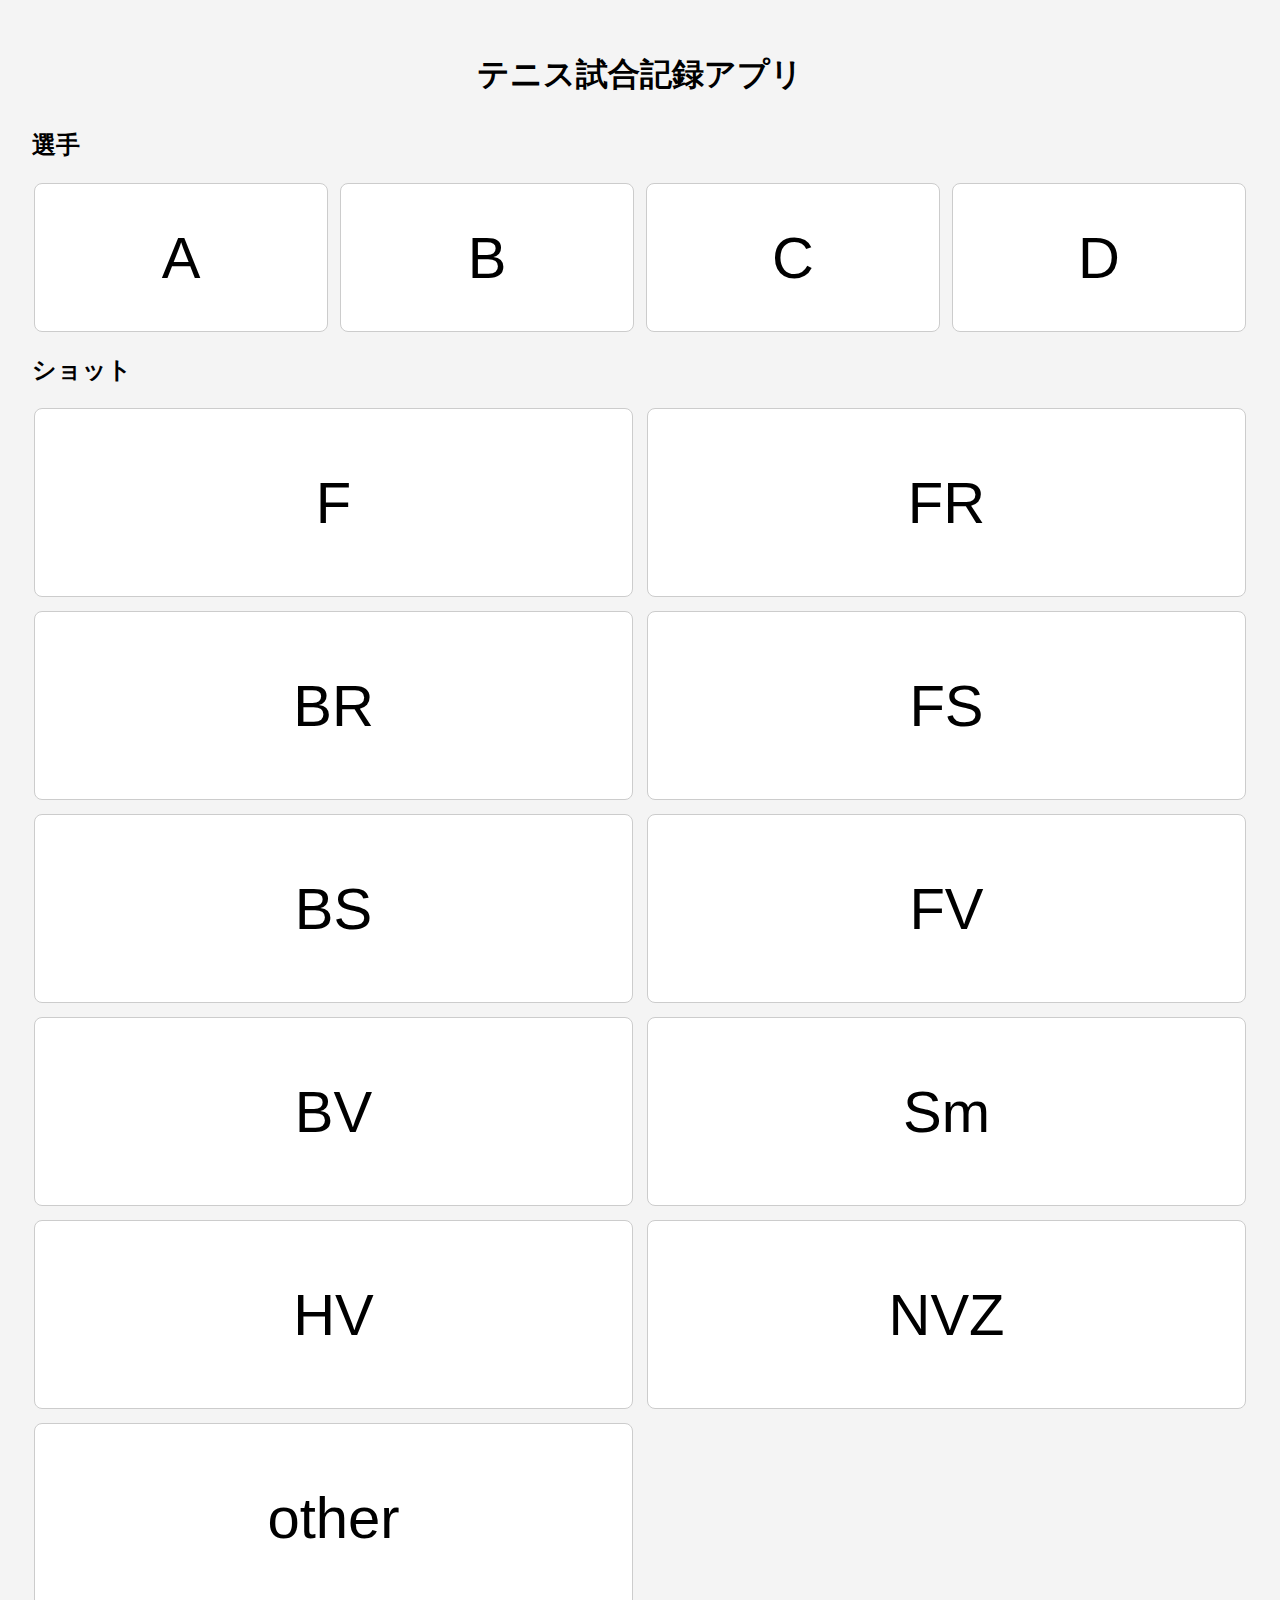
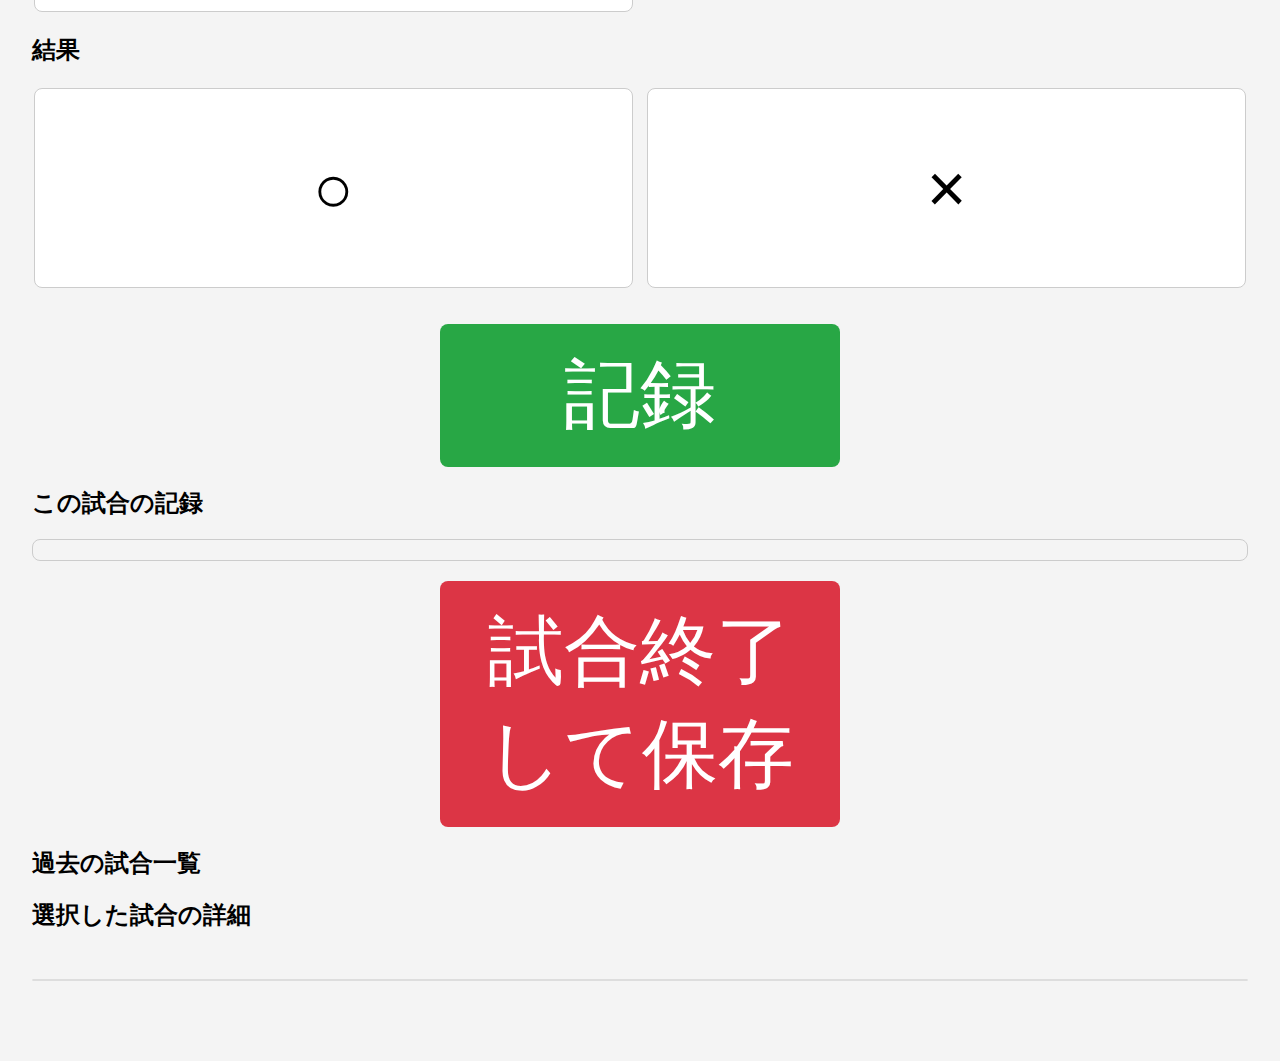
<file: index.html>
<!DOCTYPE html>
<html lang="ja">
<head>
  <meta charset="UTF-8">
  <title>テニス試合記録</title>
  <link rel="stylesheet" href="style.css">
</head>
<body>
  <h1>テニス試合記録アプリ</h1>

  <div class="section">
    <h2>選手</h2>
    <div id="player-buttons" class="button-group">
      <button data-value="A">A</button>
      <button data-value="B">B</button>
      <button data-value="C">C</button>
      <button data-value="D">D</button>
    </div>
  </div>

  <div class="section">
    <h2>ショット</h2>
    <div id="shot-buttons" class="button-group">
      <button data-value="F">F</button>
      <button data-value="FR">FR</button>
      <button data-value="BR">BR</button>
      <button data-value="FS">FS</button>
      <button data-value="BS">BS</button>
      <button data-value="FV">FV</button>
      <button data-value="BV">BV</button>
      <button data-value="Sm">Sm</button>
      <button data-value="HV">HV</button>
      <button data-value="NVZ">NVZ</button>
      <button data-value="other">other</button>
    </div>
  </div>

  <div class="section">
    <h2>結果</h2>
    <div id="result-buttons" class="button-group">
      <button data-value="○">○</button>
      <button data-value="×">×</button>
    </div>

    <div id="sub-result-buttons" class="button-group hidden"></div>
    <div id="mistake-detail-buttons" class="button-group hidden"></div>
  </div>

  <div class="section">
    <button id="record-btn">記録</button>
  </div>

  <div class="section">
    <h2>この試合の記録</h2>
    <ul id="record-list"></ul>
  </div>

  <div class="section">
    <button id="finish-match-btn">試合終了して保存</button>
  </div>

  <div class="section">
    <h2>過去の試合一覧</h2>
    <div id="match-list"></div>
  </div>

  <div class="section">
    <h2>選択した試合の詳細</h2>
    <ul id="match-detail-list"></ul>
  </div>

  <!-- 編集モーダル -->
  <div id="edit-modal" class="modal hidden">
    <div class="modal-content">
      <h2>記録を編集</h2>
      <div class="section">
        <h3>選手</h3>
        <div id="modal-player-buttons" class="button-group"></div>
      </div>
      <div class="section">
        <h3>ショット</h3>
        <div id="modal-shot-buttons" class="button-group"></div>
      </div>
      <div class="section">
        <h3>結果</h3>
        <div id="modal-result-buttons" class="button-group"></div>
        <div id="sub-result-buttons" class="button-group hidden"></div>
      </div>
      <div class="section">
        <button id="modal-save-btn">保存</button>
        <button id="modal-cancel-btn">キャンセル</button>
      </div>
    </div>
  </div>

  <script src="script.js"></script>
</body>
</html>
</file>
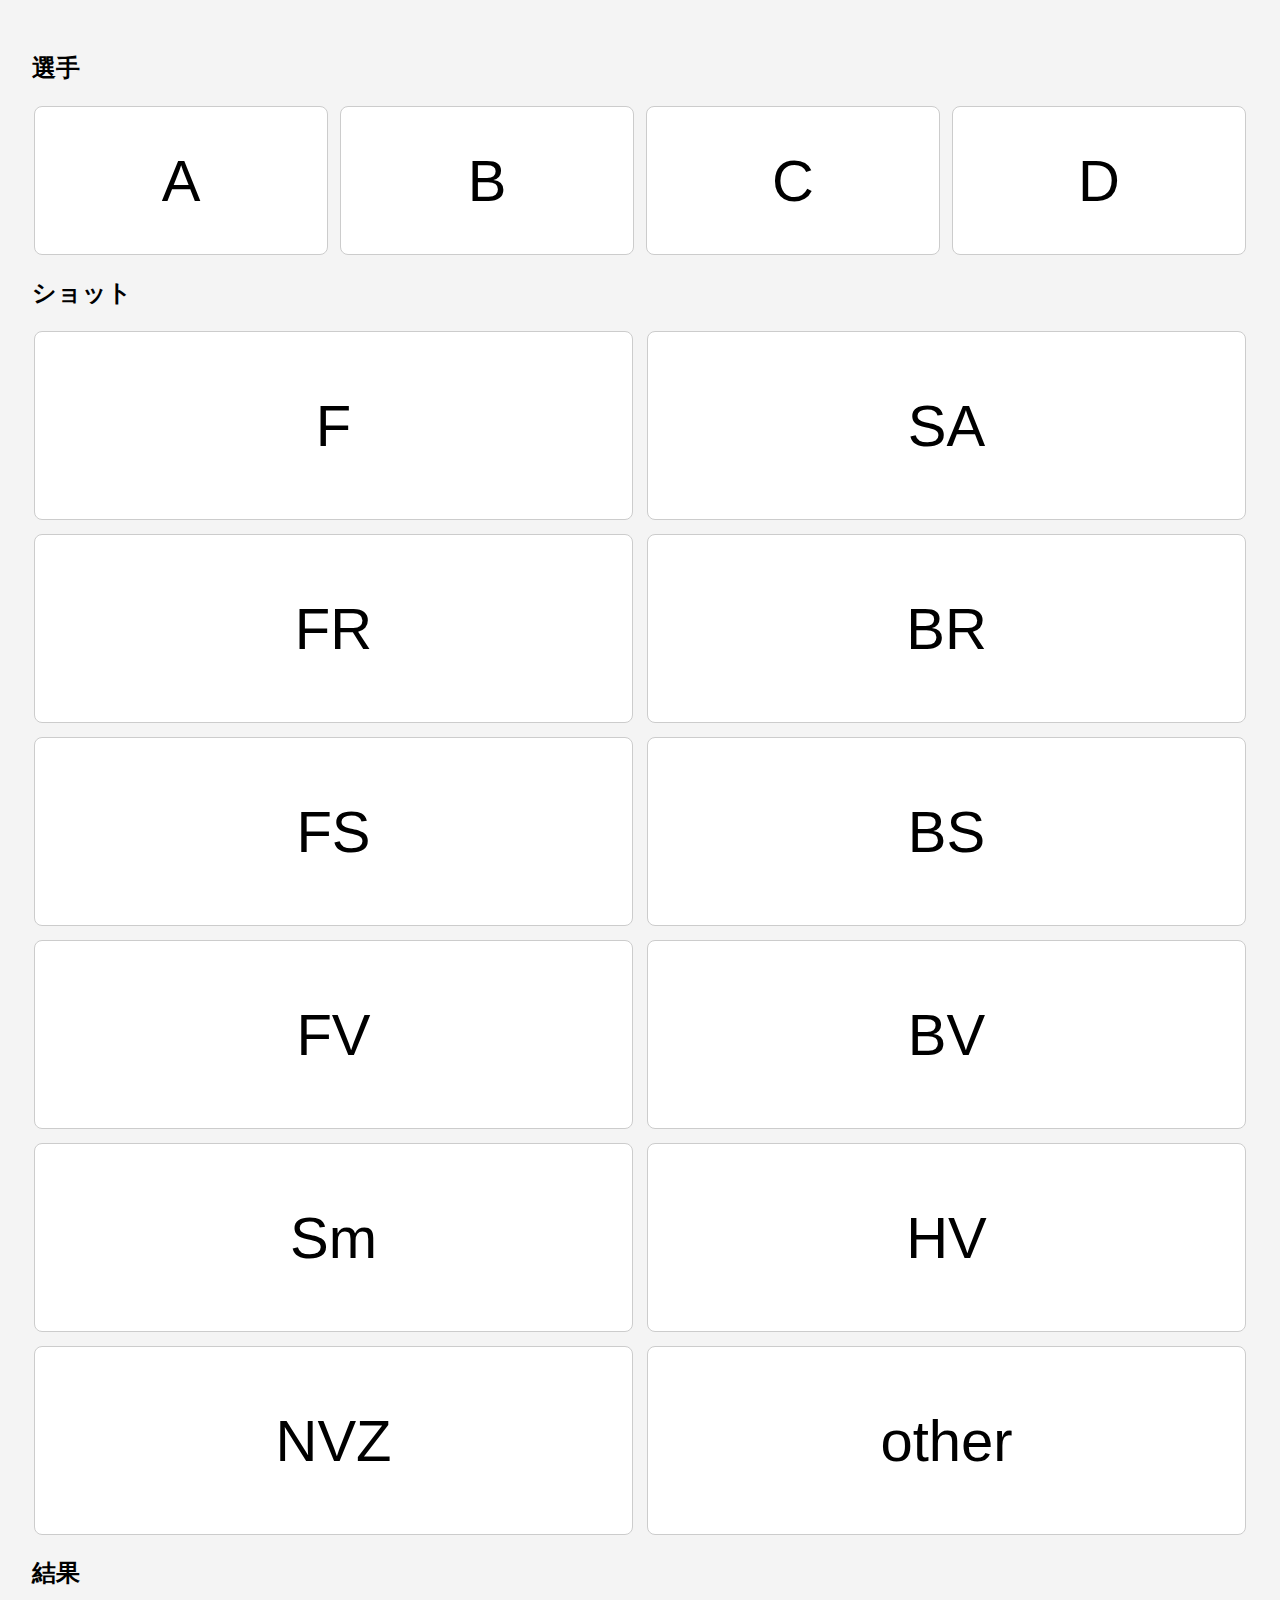
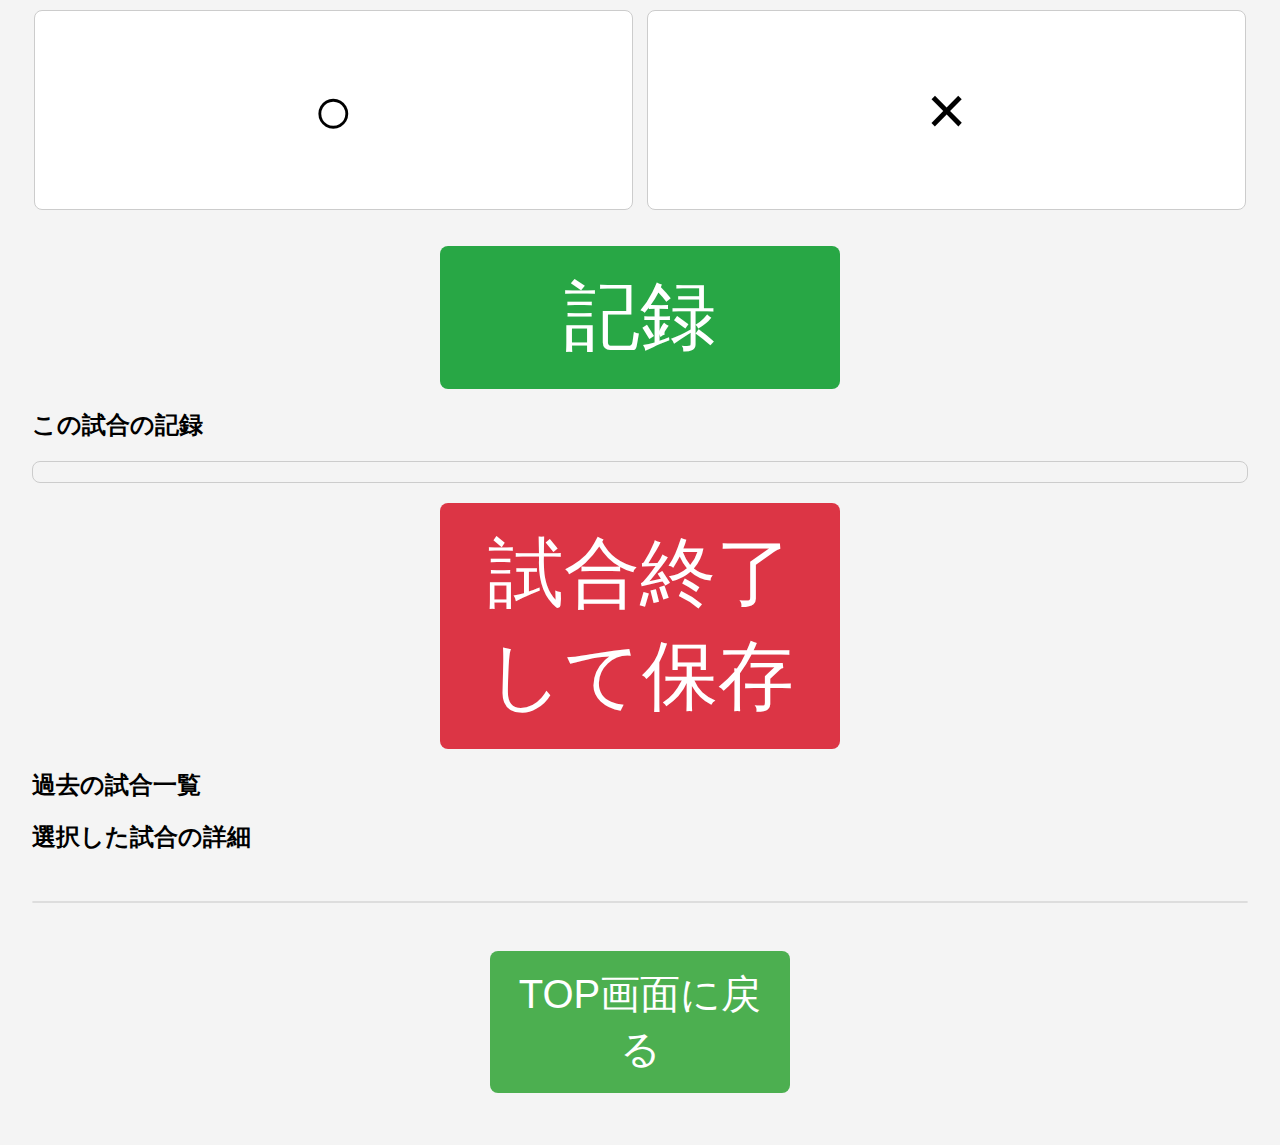
<file: record.html>
<!DOCTYPE html>
<html lang="ja">
<head>
  <meta charset="UTF-8">
  <title>テニス試合記録</title>
  <link rel="stylesheet" href="style.css">
  <link rel="icon" href="favicon.ico" type="image/x-icon">
</head>
<body>

  <div class="section">
    <h2>選手</h2>
    <div id="player-buttons" class="button-group">
      <button data-value="A">A</button>
      <button data-value="B">B</button>
      <button data-value="C">C</button>
      <button data-value="D">D</button>
    </div>
  </div>

  <div class="section">
    <h2>ショット</h2>
    <div id="shot-buttons" class="button-group">
      <button data-value="F">F</button>
      <button data-value="SA">SA</button>
      <button data-value="FR">FR</button>
      <button data-value="BR">BR</button>
      <button data-value="FS">FS</button>
      <button data-value="BS">BS</button>
      <button data-value="FV">FV</button>
      <button data-value="BV">BV</button>
      <button data-value="Sm">Sm</button>
      <button data-value="HV">HV</button>
      <button data-value="NVZ">NVZ</button>
      <button data-value="other">other</button>
    </div>
  </div>

  <div class="section">
    <h2>結果</h2>
    <div id="result-buttons" class="button-group">
      <button data-value="○">○</button>
      <button data-value="×">×</button>
    </div>

    <div id="sub-result-buttons" class="button-group hidden"></div>
    <div id="mistake-detail-buttons" class="button-group hidden"></div>
  </div>

  <div class="section">
    <button id="record-btn">記録</button>
  </div>

  <div class="section">
    <h2>この試合の記録</h2>
    <ul id="record-list"></ul>
  </div>

  <div class="section">
    <button id="finish-match-btn">試合終了して保存</button>
  </div>

  <div class="section">
    <h2>過去の試合一覧</h2>
    <div id="match-list"></div>
  </div>

  <div class="section">
    <h2>選択した試合の詳細</h2>
    <ul id="match-detail-list"></ul>
  </div>

  <!-- 編集モーダル -->
  <div id="edit-modal" class="modal hidden">
    <div class="modal-content">
      <h2>記録を編集</h2>
      <div class="section">
        <h3>選手</h3>
        <div id="modal-player-buttons" class="button-group"></div>
      </div>
      <div class="section">
        <h3>ショット</h3>
        <div id="modal-shot-buttons" class="button-group"></div>
      </div>
      <div class="section">
        <h3>結果</h3>
        <div id="modal-result-buttons" class="button-group"></div>
        <div id="sub-result-buttons" class="button-group hidden"></div>
      </div>
      <div class="section">
        <button id="modal-save-btn">保存</button>
        <button id="modal-cancel-btn">キャンセル</button>
      </div>
    </div>
  </div>
  <div class="section">
    <button id="back-to-top" onclick="location.href='index.html'">TOP画面に戻る</button>
  </div>

  <script type="module" src="main.js"></script>
</body>
</html>
</file>
<file: style.css>
body {
  font-family: sans-serif;
  margin: 1rem;
  padding: 1rem;
  background: #f4f4f4;
}

h1 {
  text-align: center;
  margin-bottom: 2rem;
}

section {
  margin-bottom: 2rem;
}

.button-group {
  display: flex;
  flex-wrap: wrap;
  gap: 0.5rem;
}

.button-group button {
  padding: 1rem;
  font-size: 1rem;
  border-radius: 8px;
  border: 1px solid #ccc;
  background: white;
  cursor: pointer;
  min-width: 60px;
}

.button-group button.selected {
  background-color: #007bff;
  color: white;
  border-color: #0056b3;
}

#record-btn {
  display: block;
  margin-top: 1rem;
  padding: 0.8rem 1.5rem;
  background-color: #28a745;
  color: white;
  border: none;
  font-size: 1rem;
  border-radius: 8px;
  cursor: pointer;
}

#finish-match-btn {
  display: block;
  margin-top: 1rem;
  padding: 0.8rem 1.5rem;
  background-color: #dc3545;
  color: white;
  border: none;
  font-size: 1rem;
  border-radius: 8px;
  cursor: pointer;
}

#record-list {
  margin-top: 1rem;
  padding-left: 1.5rem;
}

.modal {
  position: fixed;
  top: 0;
  left: 0;
  width: 100%;
  height: 100%;
  background-color: rgba(0, 0, 0, 0.5);
  display: flex;
  justify-content: center;
  align-items: center;
  z-index: 999;
}

.modal.hidden {
  display: none;
}

.modal-content {
  background: white;
  padding: 20px;
  border-radius: 10px;
  width: 300px;
}

.modal-content h2 {
  margin-top: 0;
}

.modal-actions {
  margin-top: 10px;
  text-align: right;
}

.button-group button {
  margin: 2px;
}

.button-group .selected {
  background-color: #007bff;
  color: white;
}

/* ×選択時に表示される詳細ミスボタンのグループ */
#mistake-detail-buttons {
  margin-top: 0.5rem;
  display: flex;
  gap: 0.5rem;
}

/* ミス詳細選択用ボタンのスタイル */
.mistake-detail-btn {
  padding: 0.5rem;
  font-size: 0.9rem;
  border-radius: 6px;
  border: 1px solid #999;
  background-color: #fff3cd;
  cursor: pointer;
}

.mistake-detail-btn:hover {
  background-color: #ffeeba;
}

/* ミス詳細が選択されたときのスタイル */
.mistake-detail-btn.selected {
  background-color: #ffc107;
  color: black;
  border-color: #ffca2c;
}

/* ショット選択ボタンのレスポンシブ対応 */
#shot-buttons {
  display: flex;
  flex-wrap: wrap;
  gap: 0.5rem;
}

#shot-buttons button {
  flex: 1 1 calc(20% - 0.5rem); /* 初期は5列 */
  min-width: 80px;
  box-sizing: border-box;
}

#sub-result-buttons {
  display: grid;
  grid-template-columns: repeat(3, 1fr); /* 横に3つ並ぶ */
  gap: 10px;
  margin-top: 10px;
}

#sub-result-buttons button {
  font-size: 48px;
  padding: 40px 0; /* 縦にも大きめ */
}

/* 中サイズの画面：4列 */
@media (max-width: 900px) {
  #shot-buttons button {
    flex: 1 1 calc(25% - 0.5rem);
  }
}

/* 小サイズの画面：2列 */
@media (max-width: 600px) {
  #shot-buttons button {
    flex: 1 1 calc(50% - 0.5rem);
  }
}

/* 共通ボタンのベーススタイル */
button {
  font-size: 16px;
  padding: 12px;
  margin: 6px;
  border: none;
  border-radius: 6px;
  cursor: pointer;
  box-sizing: border-box;
}

/*  選手ボタン：横4つ、縦にもやや大きめ */
#player-buttons {
  display: grid;
  grid-template-columns: repeat(4, 1fr);
  gap: 8px;
}

#player-buttons button {
  font-size: 58px;
  padding: 40px 0; /* 縦に大きく */
}

/*  ショットボタン：横2つ、縦に大きめ */
#shot-buttons {
  display: grid;
  grid-template-columns: repeat(2, 1fr);
  gap: 10px;
}

#shot-buttons button {
  font-size: 58px;
  padding: 60px 0;  /* 縦にさらに大きく */
}

/*  結果ボタン（○×）：横2つ並べて大きく */
#result-buttons {
  display: grid;
  grid-template-columns: repeat(2, 1fr);
  gap: 10px;
}

#result-buttons button {
  font-size: 68px;
  padding: 60px 0;
  min-width: 120px;
}

/*  記録ボタンと試合終了ボタン：3倍くらい大きく */
#record-btn,
#finish-match-btn {
  font-size: 76px;
  padding: 20px 40px;
  margin: 16px auto;
  display: block;
  width: 90%;
  max-width: 400px;
}

/* 記録リストのスタイル */
#record-list {
  font-size: 48px;
  padding: 10px;
  max-height: none;
  overflow-y: visible;
  border: 1px solid #ccc;
  border-radius: 8px;
  margin-bottom: 20px;
}

/* 過去の試合一覧のボタンを大きく */
#match-list button {
  font-size: 48px;
  padding: 15px 20px;
  margin-bottom: 10px;
  width: 100%;
  max-width: 400px;
  border-radius: 8px;
  cursor: pointer;
  background-color: #2196F3;
  color: white;
  border: none;
  box-sizing: border-box;
  transition: background-color 0.3s ease;
}

#match-list button:hover {
  background-color: #1976D2;
}

/* 選択した試合の詳細リストも少し大きく */
#match-detail-list {
  font-size: 48px;
  padding-left: 20px;
  max-height: none;
  overflow-y: visible;
  border: 1px solid #ddd;
  border-radius: 6px;
}

#back-to-top {
  font-size: 40px;
  padding: 16px 28px;
  background-color: #4CAF50;
  color: white;
  border: none;
  border-radius: 8px;
  cursor: pointer;
  width: 80%;
  max-width: 300px;
  margin: 20px auto;
  display: block;
}

#back-to-top:hover {
  background-color: #45a049;
}
</file>
